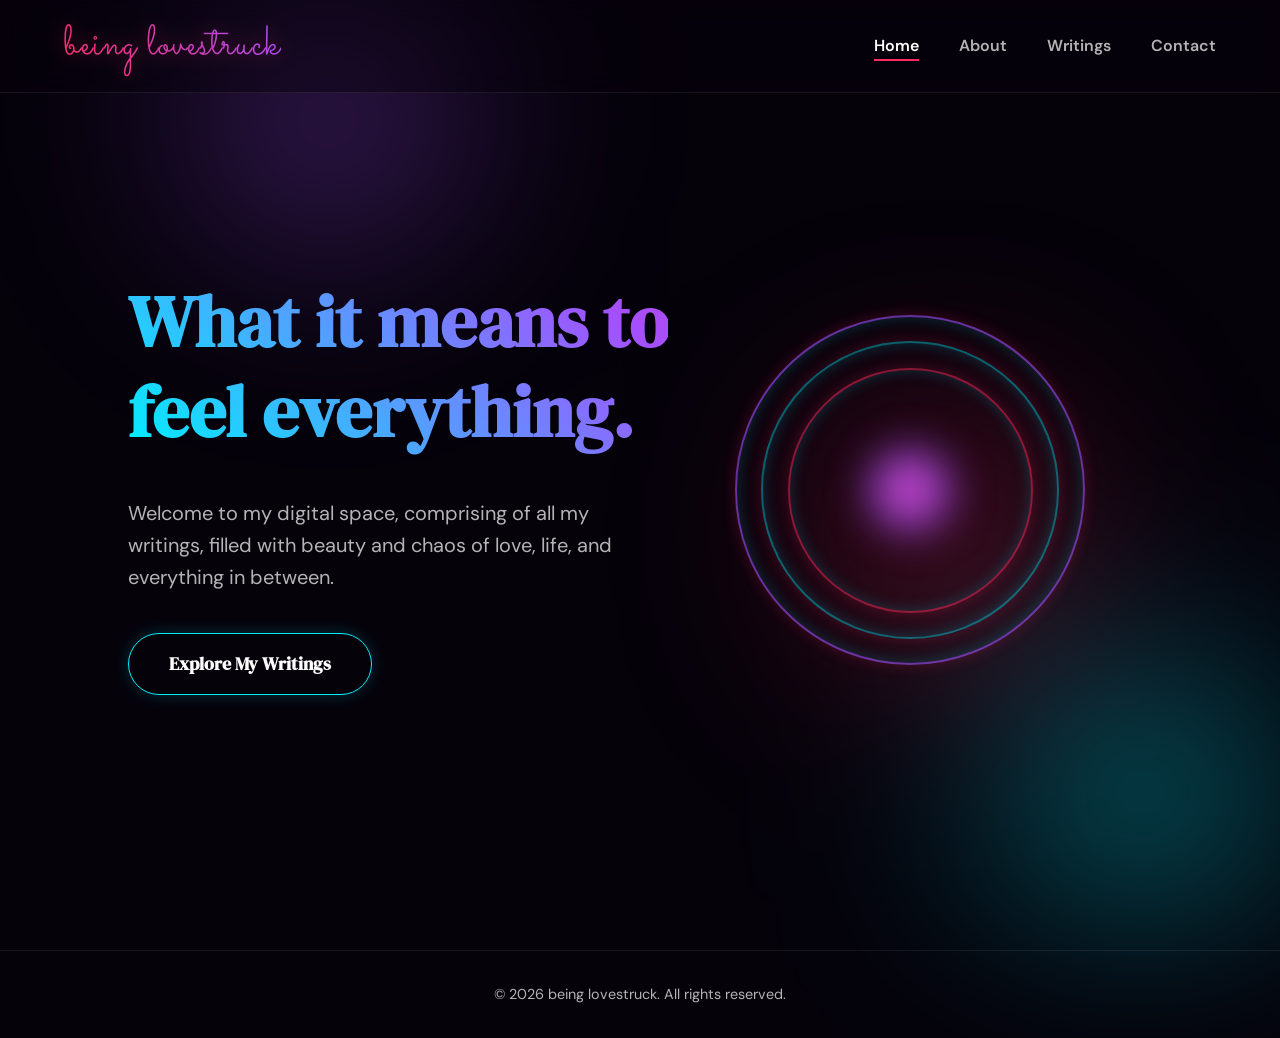
<file: index.html>
<!DOCTYPE html>
<html lang="en">

<head>
    <meta charset="UTF-8">
    <meta name="viewport" content="width=device-width, initial-scale=1.0">
    <title>being lovestruck | Home</title>
    <meta name="description" content="A vibrant portfolio showcasing my creative writings, thoughts, and essays.">

    <!-- Google Fonts -->
    <link rel="preconnect" href="https://fonts.googleapis.com">
    <link rel="preconnect" href="https://fonts.gstatic.com" crossorigin>
    <link
        href="https://fonts.googleapis.com/css2?family=DM+Sans:ital,wght@0,400;0,500;1,400&family=DM+Serif+Display:ital@0;1&family=Sacramento&display=swap"
        rel="stylesheet">

    <!-- Styles -->
    <link rel="stylesheet" href="style.css">
</head>

<body>
    <div class="background-orbs">
        <div class="orb orb-1"></div>
        <div class="orb orb-2"></div>
        <div class="orb orb-3"></div>
    </div>

    <nav class="navbar">
        <div class="logo">being lovestruck</div>
        <ul class="nav-links">
            <li><a href="index.html" class="active">Home</a></li>
            <li><a href="about.html">About</a></li>
            <li><a href="writings.html">Writings</a></li>
            <li><a href="contact.html">Contact</a></li>
        </ul>
    </nav>

    <main>
        <section class="hero">
            <div class="hero-content">
                <h1 class="glitch-text" data-text="What it means to&#10;feel everything.">What it means to<br>feel everything.</h1>
                <p class="subtitle">Welcome to my digital space, comprising of all my writings, filled with beauty and chaos of love, life, and everything in between.</p>
                <a href="writings.html" class="cta-button">Explore My Writings</a>
            </div>
            <div class="hero-graphic">
                <div class="lively-core">
                    <div class="ring ring-1"></div>
                    <div class="ring ring-2"></div>
                    <div class="ring ring-3"></div>
                    <div class="core-glow"></div>
                </div>
            </div>
        </section>
    </main>

    <footer>
        <p>&copy; <span id="year"></span> being lovestruck. All rights reserved.</p>
    </footer>

    <script src="main.js"></script>
</body>

</html>
</file>
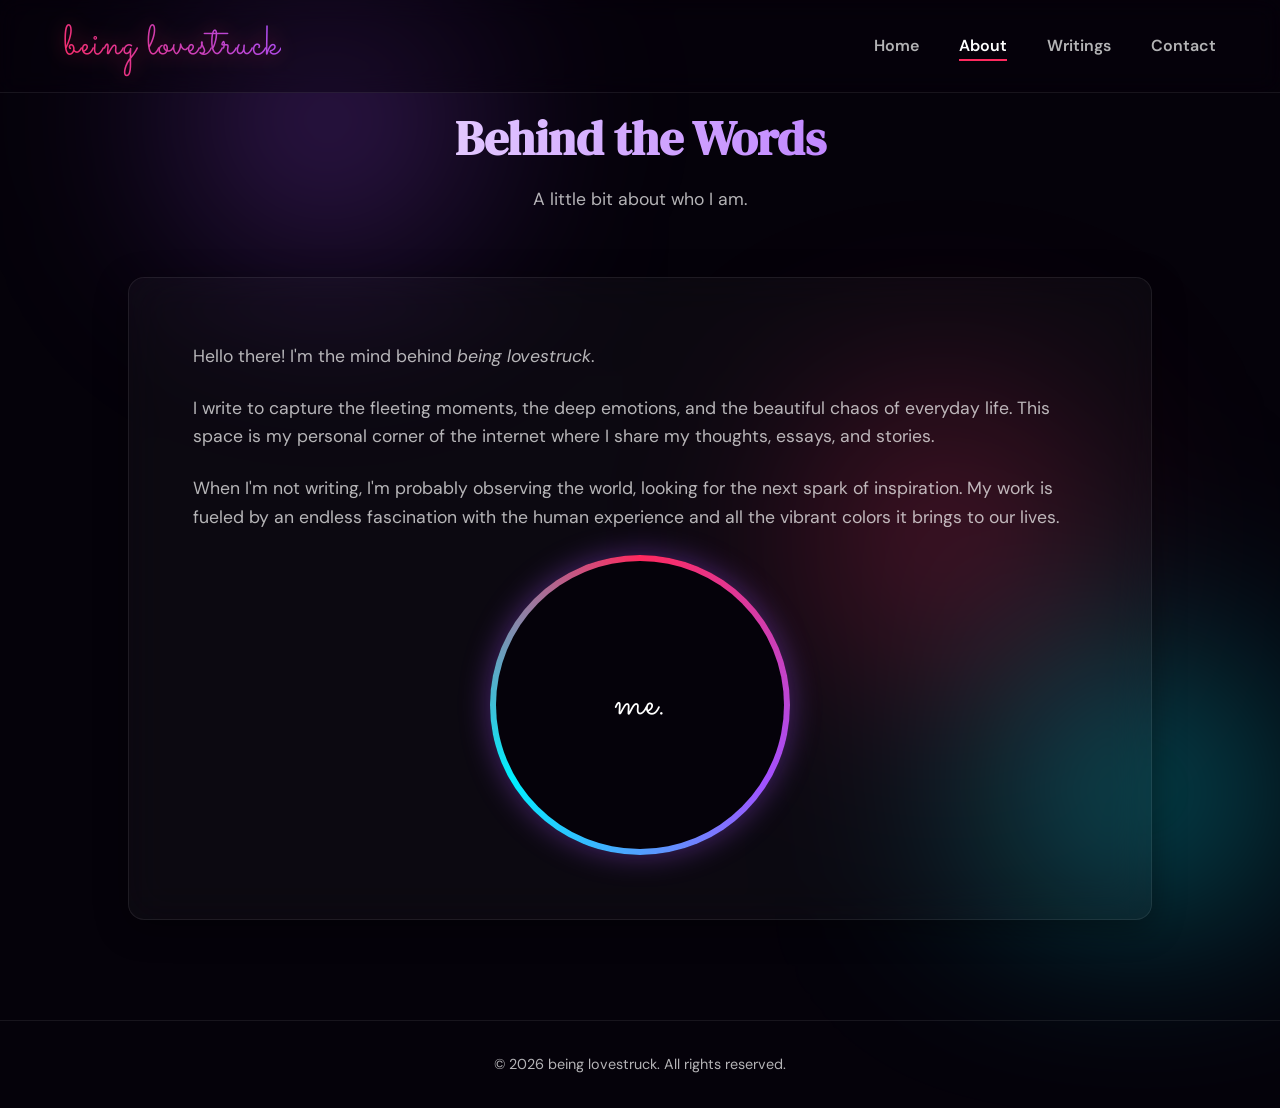
<file: about.html>
<!DOCTYPE html>
<html lang="en">

<head>
    <meta charset="UTF-8">
    <meta name="viewport" content="width=device-width, initial-scale=1.0">
    <title>being lovestruck | About</title>

    <!-- Google Fonts -->
    <link rel="preconnect" href="https://fonts.googleapis.com">
    <link rel="preconnect" href="https://fonts.gstatic.com" crossorigin>
    <link
        href="https://fonts.googleapis.com/css2?family=DM+Sans:ital,wght@0,400;0,500;1,400&family=DM+Serif+Display:ital@0;1&family=Sacramento&display=swap"
        rel="stylesheet">

    <!-- Styles -->
    <link rel="stylesheet" href="style.css">
</head>

<body>
    <div class="background-orbs">
        <div class="orb orb-1"></div>
        <div class="orb orb-2"></div>
        <div class="orb orb-3"></div>
    </div>

    <nav class="navbar">
        <div class="logo">being lovestruck</div>
        <ul class="nav-links">
            <li><a href="index.html">Home</a></li>
            <li><a href="about.html" class="active">About</a></li>
            <li><a href="writings.html">Writings</a></li>
            <li><a href="contact.html">Contact</a></li>
        </ul>
    </nav>

    <main class="page-content">
        <section class="about-section">
            <h2 class="section-title">Behind the Words</h2>
            <p class="section-desc">A little bit about who I am.</p>

            <div class="about-container glass-window">
                <div class="about-content">
                    <div class="about-text">
                        <p>Hello there! I'm the mind behind <em>being lovestruck</em>.</p>
                        <p>I write to capture the fleeting moments, the deep emotions, and the beautiful chaos of
                            everyday life. This space is my personal corner of the internet where I share my thoughts,
                            essays, and stories.</p>
                        <p>When I'm not writing, I'm probably observing the world, looking for the next spark of
                            inspiration. My work is fueled by an endless fascination with the human experience and all
                            the vibrant colors it brings to our lives.</p>
                    </div>
                    <div class="about-image-placeholder">
                        <div class="glow-avatar"></div>
                    </div>
                </div>
            </div>
        </section>
    </main>

    <footer>
        <p>&copy; <span id="year"></span> being lovestruck. All rights reserved.</p>
    </footer>

    <script src="main.js"></script>
</body>

</html>
</file>
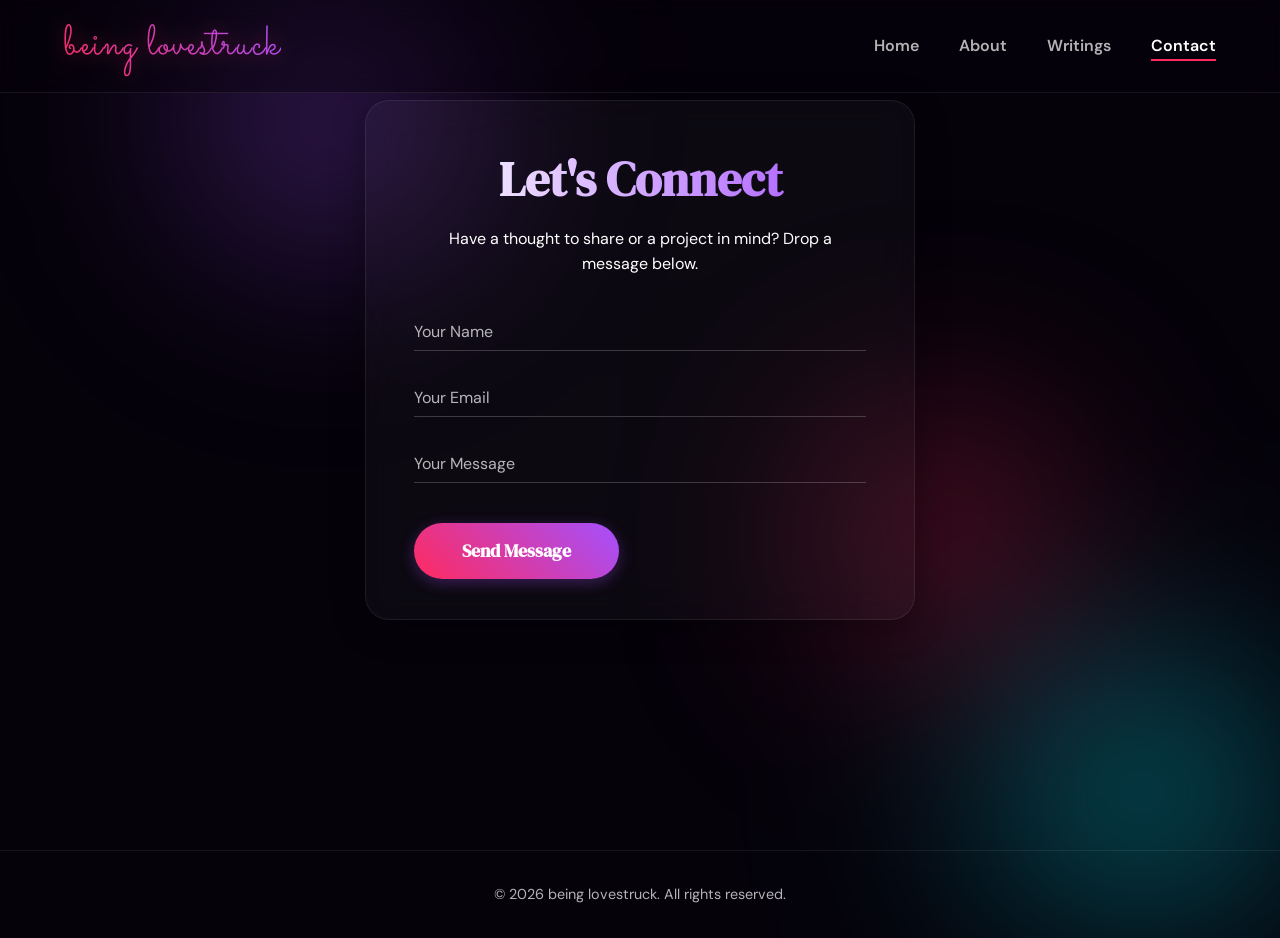
<file: contact.html>
<!DOCTYPE html>
<html lang="en">

<head>
    <meta charset="UTF-8">
    <meta name="viewport" content="width=device-width, initial-scale=1.0">
    <title>being lovestruck | Contact</title>

    <!-- Google Fonts -->
    <link rel="preconnect" href="https://fonts.googleapis.com">
    <link rel="preconnect" href="https://fonts.gstatic.com" crossorigin>
    <link
        href="https://fonts.googleapis.com/css2?family=DM+Sans:ital,wght@0,400;0,500;1,400&family=DM+Serif+Display:ital@0;1&family=Sacramento&display=swap"
        rel="stylesheet">

    <!-- Styles -->
    <link rel="stylesheet" href="style.css">
</head>

<body>
    <div class="background-orbs">
        <div class="orb orb-1"></div>
        <div class="orb orb-2"></div>
        <div class="orb orb-3"></div>
    </div>

    <nav class="navbar">
        <div class="logo">being lovestruck</div>
        <ul class="nav-links">
            <li><a href="index.html">Home</a></li>
            <li><a href="about.html">About</a></li>
            <li><a href="writings.html">Writings</a></li>
            <li><a href="contact.html" class="active">Contact</a></li>
        </ul>
    </nav>

    <main class="page-content">
        <section class="contact-section">
            <div class="contact-container glass-window">
                <h2 class="section-title">Let's Connect</h2>
                <p>Have a thought to share or a project in mind? Drop a message below.</p>
                <form id="contact-form" class="contact-form">
                    <div class="input-group">
                        <input type="text" id="name" required placeholder=" ">
                        <label for="name">Your Name</label>
                    </div>
                    <div class="input-group">
                        <input type="email" id="email" required placeholder=" ">
                        <label for="email">Your Email</label>
                    </div>
                    <div class="input-group">
                        <textarea id="message" required placeholder=" " rows="1"></textarea>
                        <label for="message">Your Message</label>
                    </div>
                    <button type="submit" class="submit-btn">
                        <span>Send Message</span>
                        <div class="liquid"></div>
                    </button>
                </form>
            </div>
        </section>
    </main>

    <footer>
        <p>&copy; <span id="year"></span> being lovestruck. All rights reserved.</p>
    </footer>

    <script src="main.js"></script>
</body>

</html>
</file>
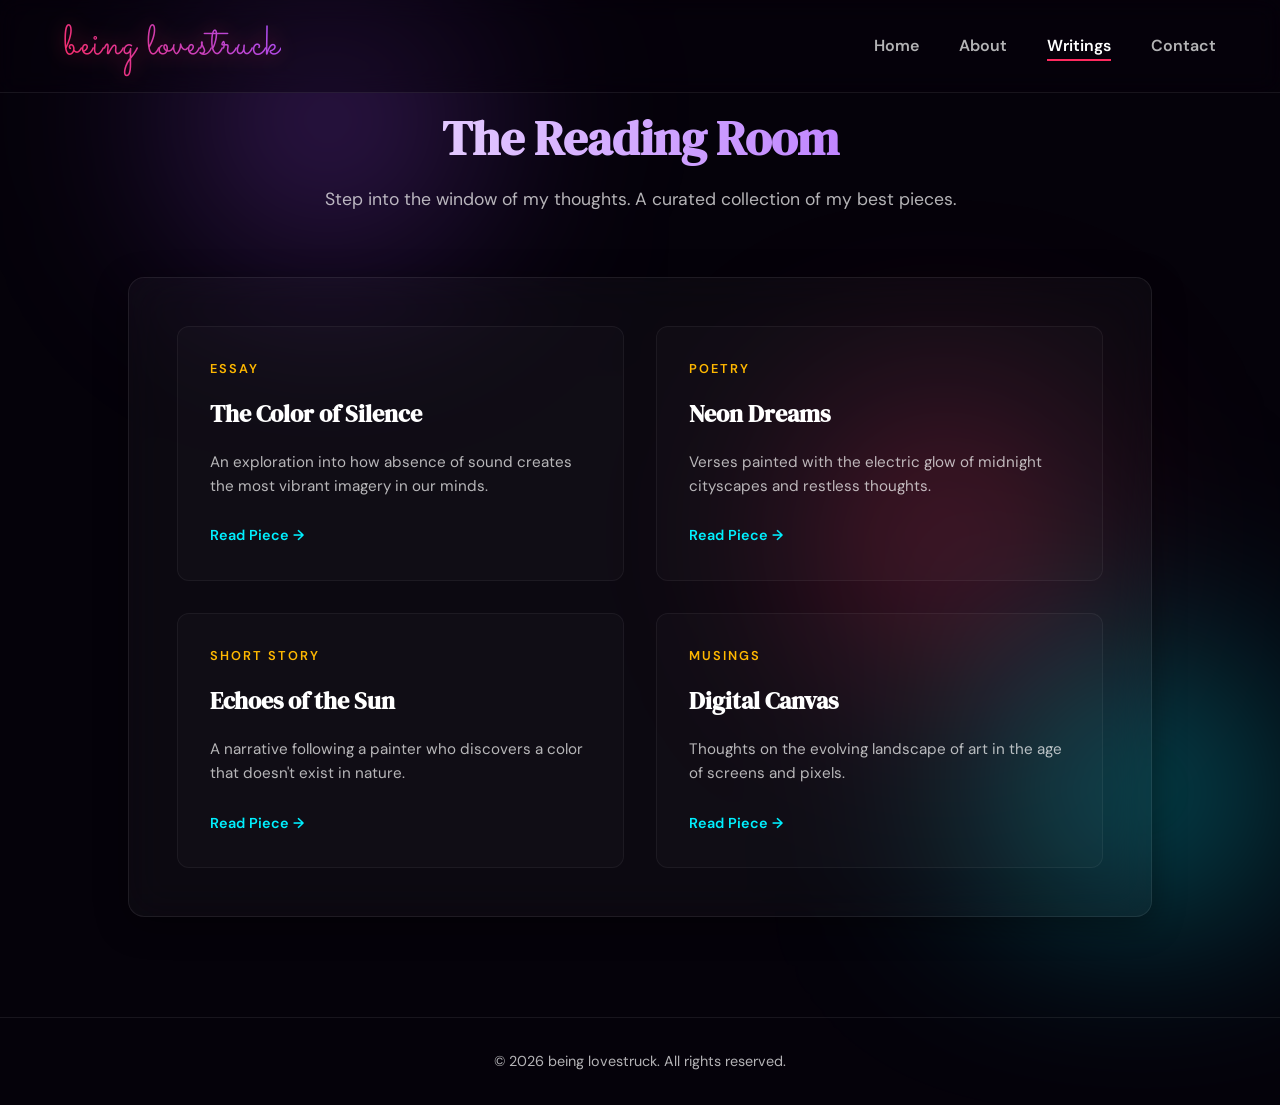
<file: writings.html>
<!DOCTYPE html>
<html lang="en">

<head>
    <meta charset="UTF-8">
    <meta name="viewport" content="width=device-width, initial-scale=1.0">
    <title>being lovestruck | Writings</title>

    <!-- Google Fonts -->
    <link rel="preconnect" href="https://fonts.googleapis.com">
    <link rel="preconnect" href="https://fonts.gstatic.com" crossorigin>
    <link
        href="https://fonts.googleapis.com/css2?family=DM+Sans:ital,wght@0,400;0,500;1,400&family=DM+Serif+Display:ital@0;1&family=Sacramento&display=swap"
        rel="stylesheet">

    <!-- Styles -->
    <link rel="stylesheet" href="style.css">
</head>

<body>
    <div class="background-orbs">
        <div class="orb orb-1"></div>
        <div class="orb orb-2"></div>
        <div class="orb orb-3"></div>
    </div>

    <nav class="navbar">
        <div class="logo">being lovestruck</div>
        <ul class="nav-links">
            <li><a href="index.html">Home</a></li>
            <li><a href="about.html">About</a></li>
            <li><a href="writings.html" class="active">Writings</a></li>
            <li><a href="contact.html">Contact</a></li>
        </ul>
    </nav>

    <main class="page-content">
        <section class="writings-section">
            <h2 class="section-title">The Reading Room</h2>
            <p class="section-desc">Step into the window of my thoughts. A curated collection of my best pieces.</p>

            <div class="glass-window">
                <div class="window-content">
                    <div class="writing-card">
                        <div class="card-tag">Essay</div>
                        <h3>The Color of Silence</h3>
                        <p>An exploration into how absence of sound creates the most vibrant imagery in our minds.</p>
                        <a href="#" class="read-more">Read Piece →</a>
                    </div>
                    <div class="writing-card">
                        <div class="card-tag">Poetry</div>
                        <h3>Neon Dreams</h3>
                        <p>Verses painted with the electric glow of midnight cityscapes and restless thoughts.</p>
                        <a href="#" class="read-more">Read Piece →</a>
                    </div>
                    <div class="writing-card">
                        <div class="card-tag">Short Story</div>
                        <h3>Echoes of the Sun</h3>
                        <p>A narrative following a painter who discovers a color that doesn't exist in nature.</p>
                        <a href="#" class="read-more">Read Piece →</a>
                    </div>
                    <div class="writing-card">
                        <div class="card-tag">Musings</div>
                        <h3>Digital Canvas</h3>
                        <p>Thoughts on the evolving landscape of art in the age of screens and pixels.</p>
                        <a href="#" class="read-more">Read Piece →</a>
                    </div>
                </div>
            </div>
        </section>
    </main>

    <footer>
        <p>&copy; <span id="year"></span> being lovestruck. All rights reserved.</p>
    </footer>

    <script src="main.js"></script>
</body>

</html>
</file>
<file: style.css>
:root {
    --bg-color: #05020a;
    --text-primary: #ffffff;
    --text-secondary: rgba(255, 255, 255, 0.7);
    --accent-1: #ff2a5f;
    --accent-2: #00f0ff;
    --accent-3: #ffb800;
    --accent-4: #a450ff;

    --glass-bg: rgba(255, 255, 255, 0.03);
    --glass-border: rgba(255, 255, 255, 0.08);
    --glass-glow: 0 8px 32px 0 rgba(0, 0, 0, 0.37);

    --font-heading: 'DM Serif Display', serif;
    --font-logo: 'Sacramento', cursive;
    --font-body: 'DM Sans', sans-serif;
}

* {
    margin: 0;
    padding: 0;
    box-sizing: border-box;
}

html {
    scroll-behavior: smooth;
}

body {
    background-color: var(--bg-color);
    color: var(--text-primary);
    font-family: var(--font-body);
    line-height: 1.6;
    overflow-x: hidden;
    position: relative;
}

/* Background Animated Orbs */
.background-orbs {
    position: fixed;
    top: 0;
    left: 0;
    width: 100vw;
    height: 100vh;
    z-index: -1;
    overflow: hidden;
    filter: blur(100px);
}

.orb {
    position: absolute;
    border-radius: 50%;
    animation: float 20s infinite alternate ease-in-out;
    opacity: 0.5;
}

.orb-1 {
    width: 400px;
    height: 400px;
    background: radial-gradient(circle, var(--accent-4), transparent 70%);
    top: -10%;
    left: 10%;
    animation-delay: 0s;
}

.orb-2 {
    width: 500px;
    height: 500px;
    background: radial-gradient(circle, var(--accent-2), transparent 70%);
    bottom: -20%;
    right: -10%;
    animation-delay: -5s;
}

.orb-3 {
    width: 350px;
    height: 350px;
    background: radial-gradient(circle, var(--accent-1), transparent 70%);
    top: 40%;
    left: 60%;
    animation-delay: -10s;
}

@keyframes float {
    0% {
        transform: translate(0, 0) scale(1);
    }

    33% {
        transform: translate(50px, -50px) scale(1.1);
    }

    66% {
        transform: translate(-50px, 50px) scale(0.9);
    }

    100% {
        transform: translate(0, 0) scale(1);
    }
}

/* Typography */
h1,
h2,
h3,
h4 {
    font-family: var(--font-heading);
    font-weight: 800;
}

.section-title {
    font-size: 3rem;
    text-align: center;
    margin-bottom: 0.5rem;
    background: linear-gradient(90deg, var(--text-primary), var(--accent-4));
    -webkit-background-clip: text;
    -webkit-text-fill-color: transparent;
}

.section-desc {
    text-align: center;
    color: var(--text-secondary);
    margin-bottom: 4rem;
    font-size: 1.1rem;
}

/* Navbar */
.navbar {
    position: fixed;
    top: 0;
    width: 100%;
    padding: 0.8rem 5%;
    display: flex;
    justify-content: space-between;
    align-items: center;
    z-index: 100;
    background: rgba(5, 2, 10, 0.4);
    backdrop-filter: blur(12px);
    border-bottom: 1px solid var(--glass-border);
    transition: all 0.3s ease;
}

.logo {
    font-family: var(--font-logo);
    font-size: 2.6rem;
    font-weight: 400;
    letter-spacing: 1px;
    background: linear-gradient(45deg, var(--accent-1), var(--accent-4));
    -webkit-background-clip: text;
    -webkit-text-fill-color: transparent;
    transition: filter 0.3s ease, transform 0.3s ease;
    filter: drop-shadow(0 0 10px rgba(255, 42, 95, 0.4));
}

.logo:hover {
    filter: drop-shadow(0 0 15px rgba(255, 42, 95, 0.8));
    transform: scale(1.02);
}

.nav-links {
    display: flex;
    list-style: none;
    gap: 2.5rem;
}

.nav-links a {
    color: var(--text-secondary);
    text-decoration: none;
    font-weight: 600;
    font-size: 1rem;
    transition: color 0.3s ease;
    position: relative;
}

.nav-links a::after {
    content: '';
    position: absolute;
    bottom: -5px;
    left: 0;
    width: 0;
    height: 2px;
    background: var(--accent-1);
    transition: width 0.3s ease;
}

.nav-links a:hover,
.nav-links a.active {
    color: var(--text-primary);
}

.nav-links a:hover::after,
.nav-links a.active::after {
    width: 100%;
}

/* Hero Section */
.hero {
    min-height: 100vh;
    display: flex;
    align-items: center;
    justify-content: space-between;
    padding: 0 10%;
    padding-top: 80px;
}

.hero-content {
    max-width: 600px;
    z-index: 10;
}

.glitch-text {
    font-size: 4.5rem;
    line-height: 1.25;
    margin-bottom: 2.5rem;
    position: relative;
    background: linear-gradient(45deg, var(--accent-2), var(--accent-4), var(--accent-1));
    -webkit-background-clip: text;
    -webkit-text-fill-color: transparent;
    background-size: 200% auto;
    animation: gradientMove 5s ease infinite;
}

@keyframes gradientMove {
    0% {
        background-position: 0% 50%;
    }

    50% {
        background-position: 100% 50%;
    }

    100% {
        background-position: 0% 50%;
    }
}

.subtitle {
    font-size: 1.25rem;
    color: var(--text-secondary);
    margin-bottom: 2.5rem;
    max-width: 500px;
}

.cta-button {
    display: inline-block;
    padding: 1rem 2.5rem;
    background: transparent;
    color: var(--text-primary);
    text-decoration: none;
    font-family: var(--font-heading);
    font-weight: 600;
    font-size: 1.1rem;
    border-radius: 50px;
    border: 1px solid var(--accent-2);
    position: relative;
    overflow: hidden;
    transition: all 0.3s ease;
    z-index: 1;
    box-shadow: 0 0 15px rgba(0, 240, 255, 0.2);
}

.cta-button::before {
    content: '';
    position: absolute;
    top: 0;
    left: 0;
    width: 0%;
    height: 100%;
    background: var(--accent-2);
    z-index: -1;
    transition: width 0.3s ease;
}

.cta-button:hover {
    color: var(--bg-color);
    box-shadow: 0 0 25px rgba(0, 240, 255, 0.6);
}

.cta-button:hover::before {
    width: 100%;
}

.hero-graphic {
    flex: 1;
    display: flex;
    justify-content: center;
    position: relative;
}

.lively-core {
    width: 350px;
    height: 350px;
    position: relative;
    display: flex;
    justify-content: center;
    align-items: center;
    transform-style: preserve-3d;
    perspective: 1000px;
}

.ring {
    position: absolute;
    border-radius: 50%;
    border: 2px solid rgba(255, 255, 255, 0.1);
    box-shadow: 0 0 15px rgba(255, 42, 95, 0.2), inset 0 0 15px rgba(0, 240, 255, 0.2);
    animation: rotate-ring linear infinite;
    mix-blend-mode: screen;
}

.ring-1 {
    width: 70%;
    height: 70%;
    border-color: rgba(255, 42, 95, 0.5);
    animation-duration: 8s;
    animation-name: rotate-ring-1;
}

.ring-2 {
    width: 85%;
    height: 85%;
    border-color: rgba(0, 240, 255, 0.4);
    animation-duration: 12s;
    animation-name: rotate-ring-2;
}

.ring-3 {
    width: 100%;
    height: 100%;
    border-color: rgba(164, 80, 255, 0.6);
    animation-duration: 16s;
    animation-name: rotate-ring-3;
}

.core-glow {
    position: absolute;
    width: 100px;
    height: 100px;
    background: radial-gradient(circle, var(--accent-1), var(--accent-4), transparent 70%);
    border-radius: 50%;
    filter: blur(20px);
    animation: pulse-core 3s ease-in-out infinite alternate;
}

@keyframes rotate-ring-1 {
    0% {
        transform: rotateX(60deg) rotateY(0deg) rotateZ(0deg);
    }

    100% {
        transform: rotateX(60deg) rotateY(360deg) rotateZ(360deg);
    }
}

@keyframes rotate-ring-2 {
    0% {
        transform: rotateX(45deg) rotateY(45deg) rotateZ(0deg);
    }

    100% {
        transform: rotateX(45deg) rotateY(405deg) rotateZ(360deg);
    }
}

@keyframes rotate-ring-3 {
    0% {
        transform: rotateX(75deg) rotateY(90deg) rotateZ(0deg);
    }

    100% {
        transform: rotateX(75deg) rotateY(450deg) rotateZ(360deg);
    }
}

@keyframes pulse-core {
    0% {
        transform: scale(0.8);
        opacity: 0.6;
    }

    100% {
        transform: scale(1.4);
        opacity: 1;
        box-shadow: 0 0 60px var(--accent-1);
    }
}


/* Page Content */
.page-content {
    min-height: calc(100vh - 100px);
    padding-top: 100px;
    padding-bottom: 50px;
    display: flex;
    flex-direction: column;
}

/* About Section */
.about-section {
    padding: 0 10%;
    position: relative;
    z-index: 10;
}

.about-container {
    padding: 4rem;
    margin-top: 2rem;
    display: flex;
    align-items: center;
    gap: 4rem;
}

.about-text {
    flex: 1;
    font-size: 1.1rem;
    color: var(--text-secondary);
}

.about-text p {
    margin-bottom: 1.5rem;
}

.about-image-placeholder {
    flex: 1;
    display: flex;
    justify-content: center;
}

.glow-avatar {
    width: 300px;
    height: 300px;
    border-radius: 50%;
    background: conic-gradient(from 0deg at 50% 50%, var(--accent-1), var(--accent-4), var(--accent-2), var(--accent-1));
    box-shadow: 0 0 30px rgba(164, 80, 255, 0.4);
    animation: spin 10s linear infinite;
    position: relative;
    display: flex;
    align-items: center;
    justify-content: center;
}

.glow-avatar::after {
    content: '';
    position: absolute;
    width: 96%;
    height: 96%;
    background: var(--bg-color);
    border-radius: 50%;
}

.glow-avatar::before {
    content: 'me.';
    font-family: var(--font-logo);
    font-size: 3rem;
    color: var(--text-primary);
    position: absolute;
    z-index: 10;
    animation: pulse-core 4s alternate infinite;
}

/* Writings Section - Window UI */
.writings-section {
    padding: 0 10%;
    position: relative;
    z-index: 10;
}

.glass-window {
    background: var(--glass-bg);
    border: 1px solid var(--glass-border);
    backdrop-filter: blur(20px);
    border-radius: 16px;
    overflow: hidden;
    box-shadow: var(--glass-glow);
    transform: translateY(0);
    transition: transform 0.3s ease, box-shadow 0.3s ease;
}

.glass-window:hover {
    transform: translateY(-5px);
    box-shadow: 0 15px 45px 0 rgba(0, 0, 0, 0.5);
}



.window-content {
    display: grid;
    grid-template-columns: repeat(auto-fill, minmax(300px, 1fr));
    gap: 2rem;
    padding: 3rem;
}

.writing-card {
    background: rgba(255, 255, 255, 0.02);
    border: 1px solid rgba(255, 255, 255, 0.05);
    padding: 2rem;
    border-radius: 12px;
    transition: all 0.3s ease;
    position: relative;
    overflow: hidden;
}

.writing-card::before {
    content: '';
    position: absolute;
    top: 0;
    left: 0;
    width: 2px;
    height: 0%;
    background: var(--accent-1);
    transition: height 0.3s ease;
}

.writing-card:nth-child(2)::before {
    background: var(--accent-2);
}

.writing-card:nth-child(3)::before {
    background: var(--accent-3);
}

.writing-card:nth-child(4)::before {
    background: var(--accent-4);
}

.writing-card:hover {
    background: rgba(255, 255, 255, 0.05);
    transform: translateX(5px);
}

.writing-card:hover::before {
    height: 100%;
}

.card-tag {
    font-size: 0.8rem;
    text-transform: uppercase;
    letter-spacing: 2px;
    color: var(--accent-3);
    margin-bottom: 1rem;
    font-weight: 600;
}

.writing-card h3 {
    font-size: 1.5rem;
    margin-bottom: 1rem;
    color: #fff;
}

.writing-card p {
    color: var(--text-secondary);
    font-size: 0.95rem;
    margin-bottom: 1.5rem;
    display: -webkit-box;
    -webkit-line-clamp: 3;
    -webkit-box-orient: vertical;
    overflow: hidden;
}

.read-more {
    color: var(--accent-2);
    text-decoration: none;
    font-weight: 600;
    font-size: 0.9rem;
    display: inline-flex;
    align-items: center;
    transition: color 0.2s ease;
}

.read-more:hover {
    color: #fff;
}


/* Contact Section */
.contact-section {
    padding: 0 10%;
    display: flex;
    justify-content: center;
    align-items: center;
    height: 100%;
    z-index: 10;
    position: relative;
}

.contact-container {
    background: var(--glass-bg);
    border: 1px solid var(--glass-border);
    backdrop-filter: blur(20px);
    border-radius: 24px;
    padding: 2.5rem 3rem;
    width: 100%;
    max-width: 550px;
    box-shadow: var(--glass-glow);
    text-align: center;
}

.contact-form {
    margin-top: 2rem;
    text-align: left;
}

.input-group {
    position: relative;
    margin-bottom: 1.5rem;
}

.input-group input,
.input-group textarea {
    width: 100%;
    background: transparent;
    border: none;
    border-bottom: 1px solid rgba(255, 255, 255, 0.2);
    padding: 10px 0;
    color: #fff;
    font-size: 1rem;
    font-family: var(--font-body);
    transition: border-color 0.3s ease;
    display: block;
}

.input-group textarea {
    resize: none;
}

.input-group input:focus,
.input-group textarea:focus {
    outline: none;
    border-bottom-color: var(--accent-1);
}

.input-group label {
    position: absolute;
    top: 10px;
    left: 0;
    color: var(--text-secondary);
    pointer-events: none;
    transition: all 0.3s ease;
    font-size: 1rem;
}

.input-group input:focus~label,
.input-group textarea:focus~label,
.input-group input:not(:placeholder-shown)~label,
.input-group textarea:not(:placeholder-shown)~label {
    top: -20px;
    font-size: 0.8rem;
    color: var(--accent-1);
}

.submit-btn {
    background: linear-gradient(45deg, var(--accent-1), var(--accent-4));
    border: none;
    padding: 1rem 3rem;
    color: #fff;
    font-family: var(--font-heading);
    font-weight: 600;
    font-size: 1.1rem;
    border-radius: 50px;
    cursor: pointer;
    position: relative;
    overflow: hidden;
    transition: transform 0.2s ease, box-shadow 0.3s ease;
    display: inline-block;
    margin-top: 1rem;
    box-shadow: 0 4px 15px rgba(164, 80, 255, 0.3);
}

.submit-btn:hover {
    transform: translateY(-2px);
    box-shadow: 0 8px 25px rgba(164, 80, 255, 0.5);
}

/* Footer */
footer {
    text-align: center;
    padding: 2rem;
    border-top: 1px solid var(--glass-border);
    margin-top: 50px;
    color: var(--text-secondary);
    font-size: 0.9rem;
}

/* Responsive */
@media (max-width: 900px) {
    .hero {
        flex-direction: column;
        justify-content: center;
        text-align: center;
        gap: 3rem;
        padding-top: 120px;
    }

    .hero-content {
        margin: 0 auto;
    }

    .subtitle {
        margin: 0 auto 2.5rem auto;
    }

    .glitch-text {
        font-size: 3rem;
    }

    .abstract-shape {
        width: 280px;
        height: 280px;
    }

    .window-content {
        padding: 1.5rem;
    }

    .contact-container {
        padding: 2rem;
    }
}

@media (max-width: 600px) {
    .nav-links {
        display: none;
        /* In a real app, add a hamburger menu */
    }

    .glitch-text {
        font-size: 2.5rem;
    }

    .section-title {
        font-size: 2rem;
    }
}
</file>
